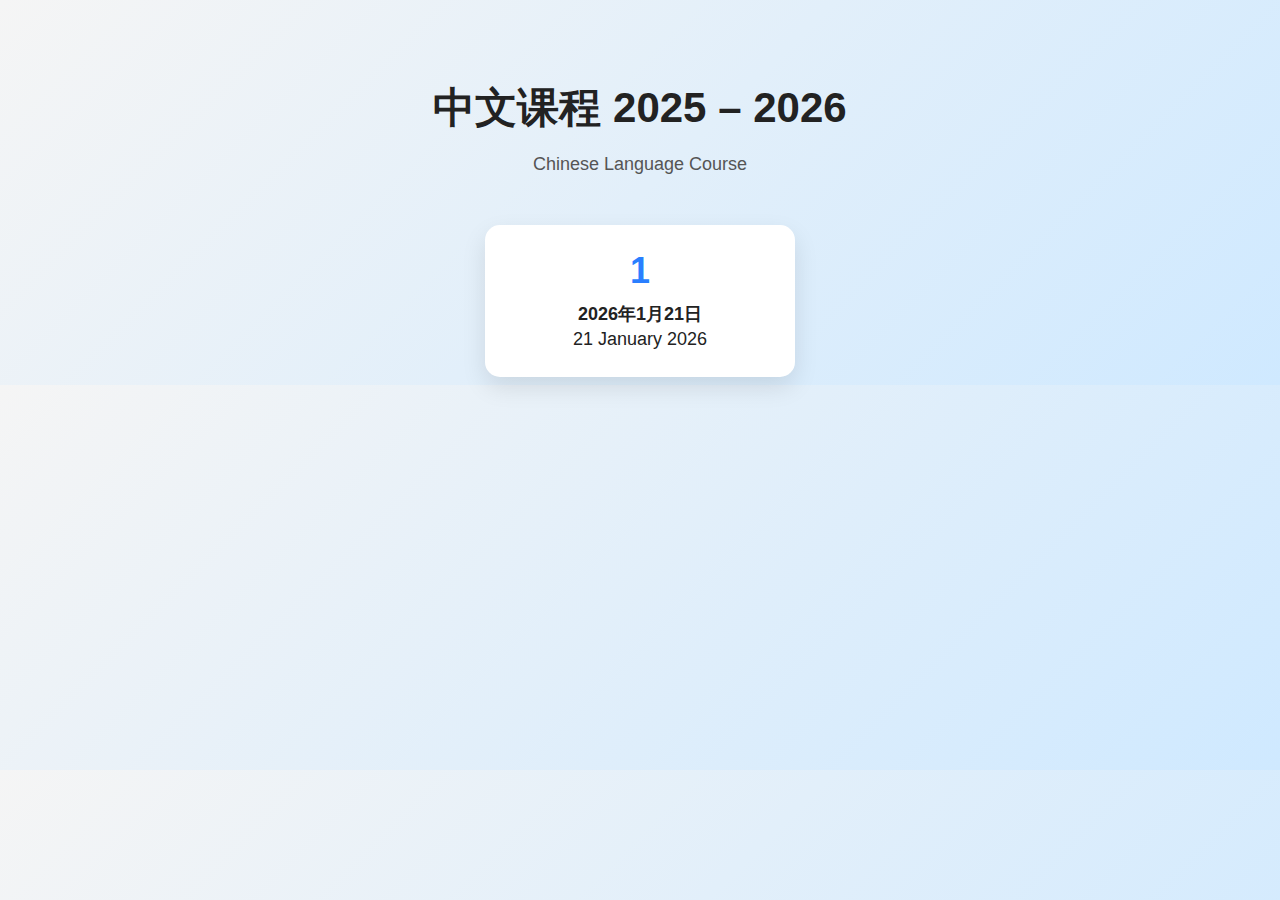
<file: index.html>
<!DOCTYPE html>
<html lang="it">
<head>
  <meta charset="UTF-8">
  <title>Sito statico</title>
  <link rel="stylesheet" href="style.css">
</head>
<body>

  <!-- TITOLO PRINCIPALE IN CINESE -->
  <h1 class="main-title">
    中文课程 2025 – 2026
  </h1>

  <p class="subtitle">
    Chinese Language Course
  </p>

  <!-- LISTA PERCORSI -->
<div class="paths-container">

    <a href="L1/lesson1.html" class="path-card" title="Lesson 1 - 21 January 2026">
        <div class="path-number">1</div>
        <div class="path-text">
            <strong>2026年1月21日</strong><br>
            21 January 2026
        </div>
    </a>

</div>

</body>
</html>
</file>
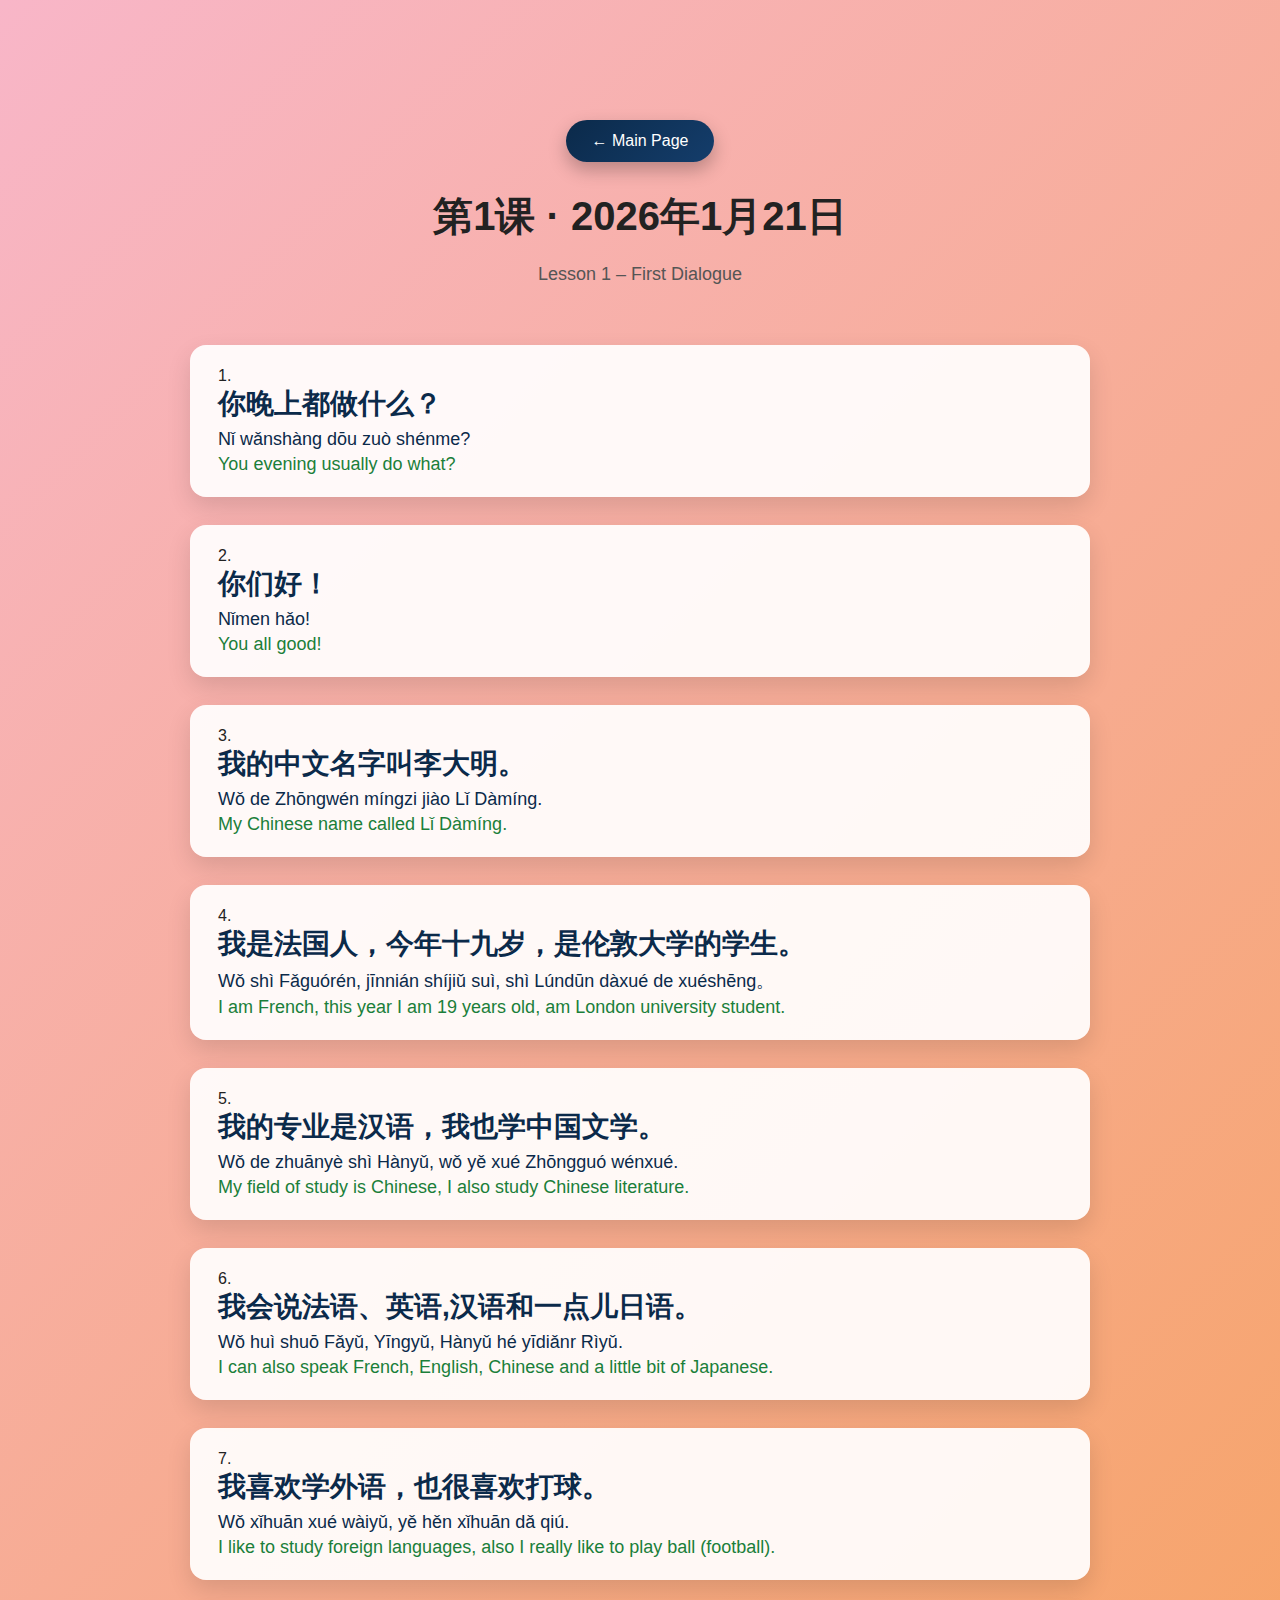
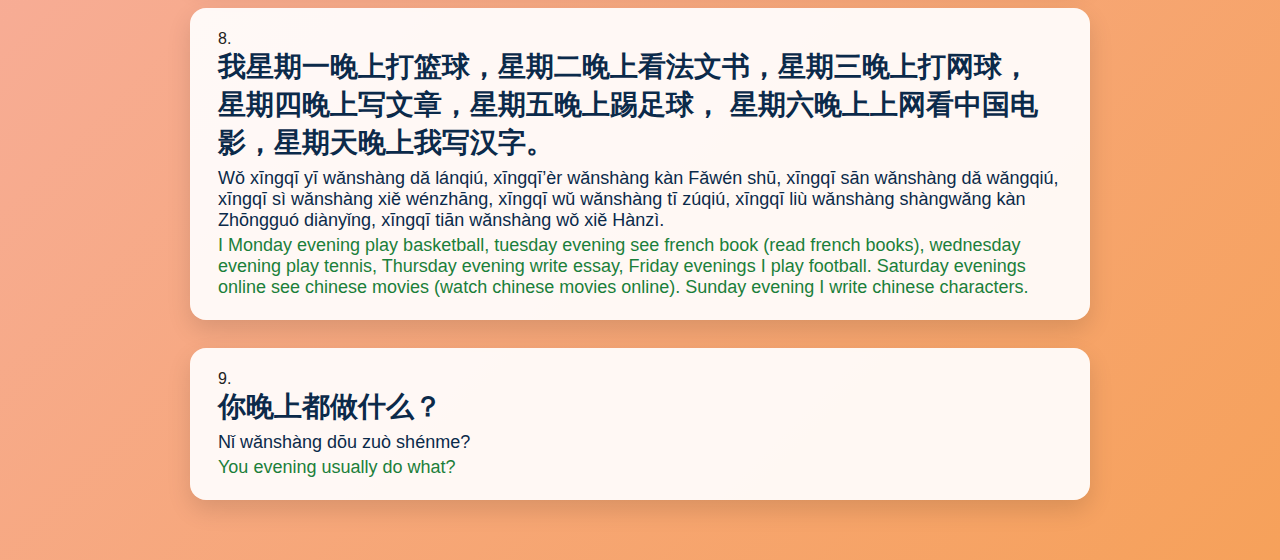
<file: lesson1.html>
<!DOCTYPE html>
<html lang="it">
<head>
  <meta charset="UTF-8">
  <title>Lesson 1 – 21 January 2026</title>
  <div style="text-align: center;">
    <a href="index.html" class="back-home">
      ← Main Page
    </a>
  </div>

 <!-- CSS GLOBAL -->
  <link rel="stylesheet" href="style.css">
  <!-- CSS LEZIONI -->
  <link rel="stylesheet" href="lezioni.css">
</head>
<body>

  <h1>第1课 · 2026年1月21日</h1>
  <p class="subtitle">Lesson 1 – First Dialogue</p>

  <ol class="dialogue">

  <li class="dialogue-block">
    <div class="cn">你晚上都做什么？</div>
    <div class="pinyin">Nǐ wǎnshàng dōu zuò shénme?</div>
    <div class="en">You evening usually do what?</div>
  </li>

  <li class="dialogue-block">
    <div class="cn">你们好！</div>
    <div class="pinyin">Nǐmen hǎo!</div>
    <div class="en">You all good!</div>
  </li>

  <li class="dialogue-block">
    <div class="cn">我的中文名字叫李大明。</div>
    <div class="pinyin">Wǒ de Zhōngwén míngzi jiào Lǐ Dàmíng.</div>
    <div class="en">My Chinese name called Lǐ Dàmíng.</div>
  </li>

  <li class="dialogue-block">
    <div class="cn">我是法国人，今年十九岁，是伦敦大学的学生。</div>
    <div class="pinyin">
      Wǒ shì Fǎguórén, jīnnián shíjiǔ suì, shì Lúndūn dàxué de xuéshēng。
    </div>
    <div class="en">
      I am French, this year I am 19 years old, am London university student.
    </div>
  </li>

  <li class="dialogue-block">
    <div class="cn">我的专业是汉语，我也学中国文学。</div>
    <div class="pinyin">
      Wǒ de zhuānyè shì Hànyǔ, wǒ yě xué Zhōngguó wénxué.
    </div>
    <div class="en">
      My field of study is Chinese, I also study Chinese literature.
    </div>
  </li>

  <li class="dialogue-block">
    <div class="cn">我会说法语、英语,汉语和一点儿日语。</div>
    <div class="pinyin">
      Wǒ huì shuō Fǎyǔ, Yīngyǔ, Hànyǔ hé yīdiǎnr Rìyǔ.
    </div>
    <div class="en">
      I can also speak French, English, Chinese and a little bit of Japanese.
    </div>
  </li>

  <li class="dialogue-block">
    <div class="cn">我喜欢学外语，也很喜欢打球。</div>
    <div class="pinyin">
      Wǒ xǐhuān xué wàiyǔ, yě hěn xǐhuān dǎ qiú.
    </div>
    <div class="en">
      I like to study foreign languages, also I really like to play ball (football).
    </div>
  </li>

  <li class="dialogue-block">
    <div class="cn">
      我星期一晚上打篮球，星期二晚上看法文书，星期三晚上打网球，
      星期四晚上写文章，星期五晚上踢足球，
      星期六晚上上网看中国电影，星期天晚上我写汉字。
    </div>
    <div class="pinyin">
      Wǒ xīngqī yī wǎnshàng dǎ lánqiú, xīngqī’èr wǎnshàng kàn Fǎwén shū,
      xīngqī sān wǎnshàng dǎ wǎngqiú, xīngqī sì wǎnshàng xiě wénzhāng,
      xīngqī wǔ wǎnshàng tī zúqiú, xīngqī liù wǎnshàng shàngwǎng kàn
      Zhōngguó diànyǐng, xīngqī tiān wǎnshàng wǒ xiě Hànzì.
    </div>
    <div class="en">
      I Monday evening play basketball, tuesday evening see french book
      (read french books), wednesday evening play tennis, Thursday evening write essay,
      Friday evenings I play football. Saturday evenings online see chinese movies
      (watch chinese movies online). Sunday evening I write chinese characters.
    </div>
  </li>

  <li class="dialogue-block">
    <div class="cn">你晚上都做什么？</div>
    <div class="pinyin">Nǐ wǎnshàng dōu zuò shénme?</div>
    <div class="en">You evening usually do what?</div>
  </li>

</ol>

</body>
</html>
</file>
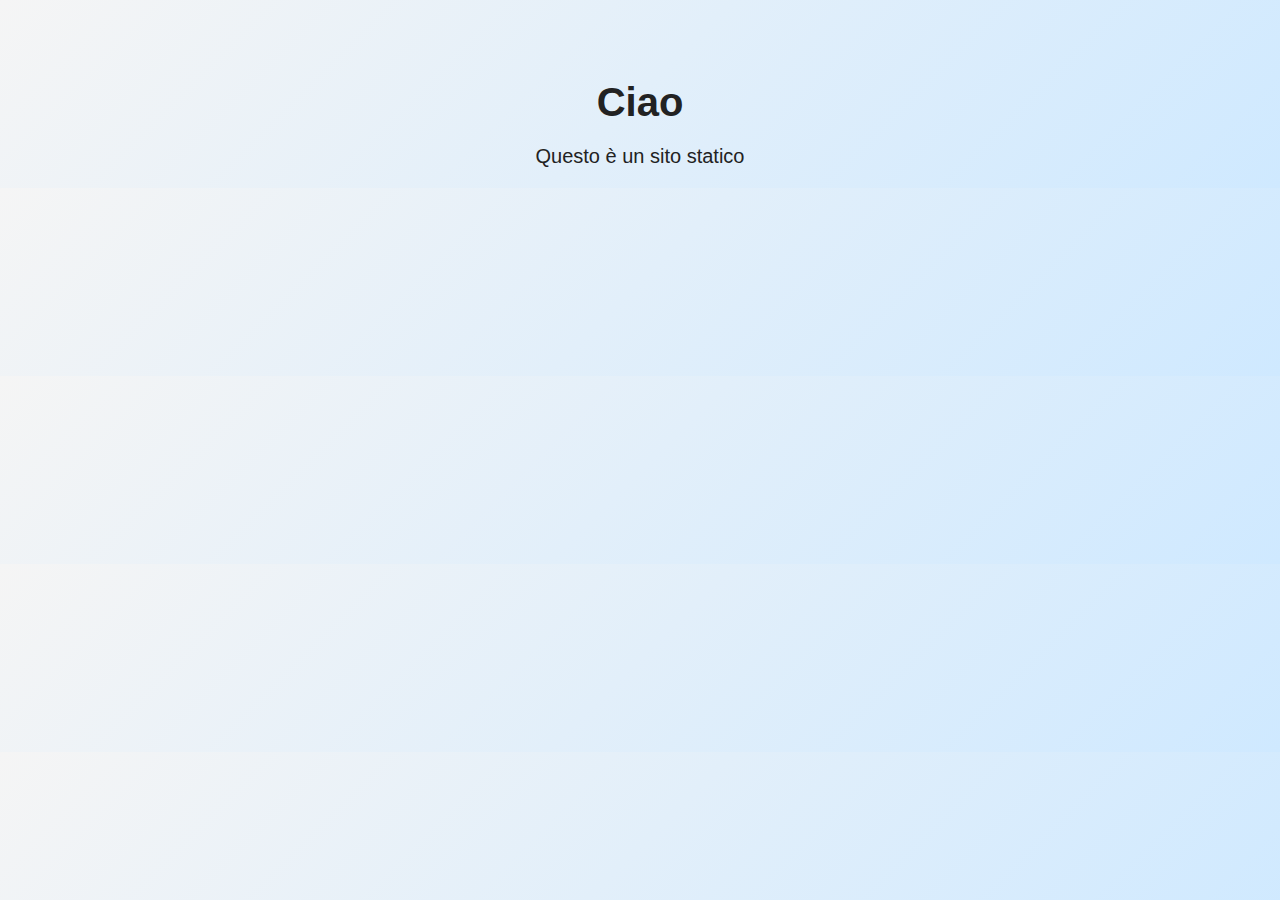
<file: SITO0.html>
<!DOCTYPE html>
<html lang="it">
<head>
  <meta charset="UTF-8">
  <title>Sito statico</title>
  <link rel="stylesheet" href="style.css">
</head>
<body>

  <h1>Ciao</h1>
  <p>Questo è un sito statico</p>

  <script src="script.js"></script>
</body>
</html>
</file>
<file: style.css>
body {
  font-family: Arial, sans-serif;
  text-align: center;
  margin-top: 80px;
  background: linear-gradient(135deg, #f5f5f5, #cfe9ff);
  color: #222;
}

h1 {
  font-size: 40px;
  margin-bottom: 20px;
}

p {
  font-size: 20px;
}

form {
  margin-top: 40px;
  display: inline-block;
  text-align: left;
  padding: 20px;
  border: 1px solid #ccc;
  border-radius: 10px;
  background: rgba(255, 255, 255, 0.9);
}

label {
  display: block;
  margin-top: 10px;
}

input {
  width: 250px;
  padding: 8px;
  margin-top: 5px;
  border-radius: 5px;
  border: 1px solid #ccc;
}

button {
  margin-top: 15px;
  padding: 10px 20px;
  border-radius: 8px;
  cursor: pointer;
}


.main-title {
  font-size: 42px;
  margin-bottom: 10px;
}

.subtitle {
  font-size: 18px;
  color: #555;
  margin-bottom: 50px;
}

/* CONTENITORE PERCORSI */
.paths-container {
  display: flex;
  justify-content: center;
  gap: 25px;
  flex-wrap: wrap;
}

/* CARD LINK */
.path-card {
  width: 260px;
  text-decoration: none;
  background: white;
  border-radius: 15px;
  padding: 25px;
  box-shadow: 0 10px 25px rgba(0,0,0,0.1);
  transition: transform 0.25s ease, box-shadow 0.25s ease;
  color: #222;
}

.path-card:hover {
  transform: translateY(-6px);
  box-shadow: 0 18px 35px rgba(0,0,0,0.18);
}

/* NUMERO */
.path-number {
  font-size: 36px;
  font-weight: bold;
  color: #2a7fff;
  margin-bottom: 10px;
}

/* TESTO */
.path-text {
  font-size: 18px;
  line-height: 1.4;
}
</file>
<file: lezioni.css>
/* =========================
   SFONDO LEZIONI
========================= */

body {
  background: linear-gradient(135deg, #f8b6c8, #f6a15a);
  min-height: 100vh;
}

/* =========================
   CONTENITORE DIALOGO
========================= */

.dialogue {
  max-width: 900px;
  margin: 60px auto;
  padding: 0;
}

/* blocco singola battuta */
.dialogue-block {
  list-style-position: inside;
  background: rgba(255, 255, 255, 0.92);
  margin-bottom: 28px;
  padding: 22px 28px;
  border-radius: 16px;
  box-shadow: 0 10px 25px rgba(0,0,0,0.12);

  /* ALLINEAMENTO A SINISTRA */
  text-align: left;
}

/* =========================
   TESTI
========================= */

/* IDEOGRAMMI */
.cn {
  font-size: 28px;
  font-weight: bold;
  color: #0b2a4a;   /* blu scuro */
  margin-bottom: 6px;
}

/* PINYIN */
.pinyin {
  font-size: 18px;
  font-weight: normal;
  color: #0b2a4a;   /* stesso blu, NON grassetto */
  margin-bottom: 4px;
}

/* INGLESE */
.en {
  font-size: 18px;
  font-weight: normal;
  color: #1b7f3a;   /* verde */
}

/* =========================
   BOTTONE TORNA ALLA HOME
========================= */

.back-home {
  display: inline-block;
  margin: 40px auto 0;
  padding: 12px 26px;
  background: linear-gradient(135deg, #0b2a4a, #143d6b);
  color: white;
  text-decoration: none;
  font-size: 16px;
  border-radius: 30px;
  box-shadow: 0 8px 18px rgba(0,0,0,0.25);
  transition: all 0.25s ease;
}

/* hover */
.back-home:hover {
  transform: translateY(-3px);
  box-shadow: 0 12px 26px rgba(0,0,0,0.35);
  background: linear-gradient(135deg, #143d6b, #0b2a4a);
}
</file>
